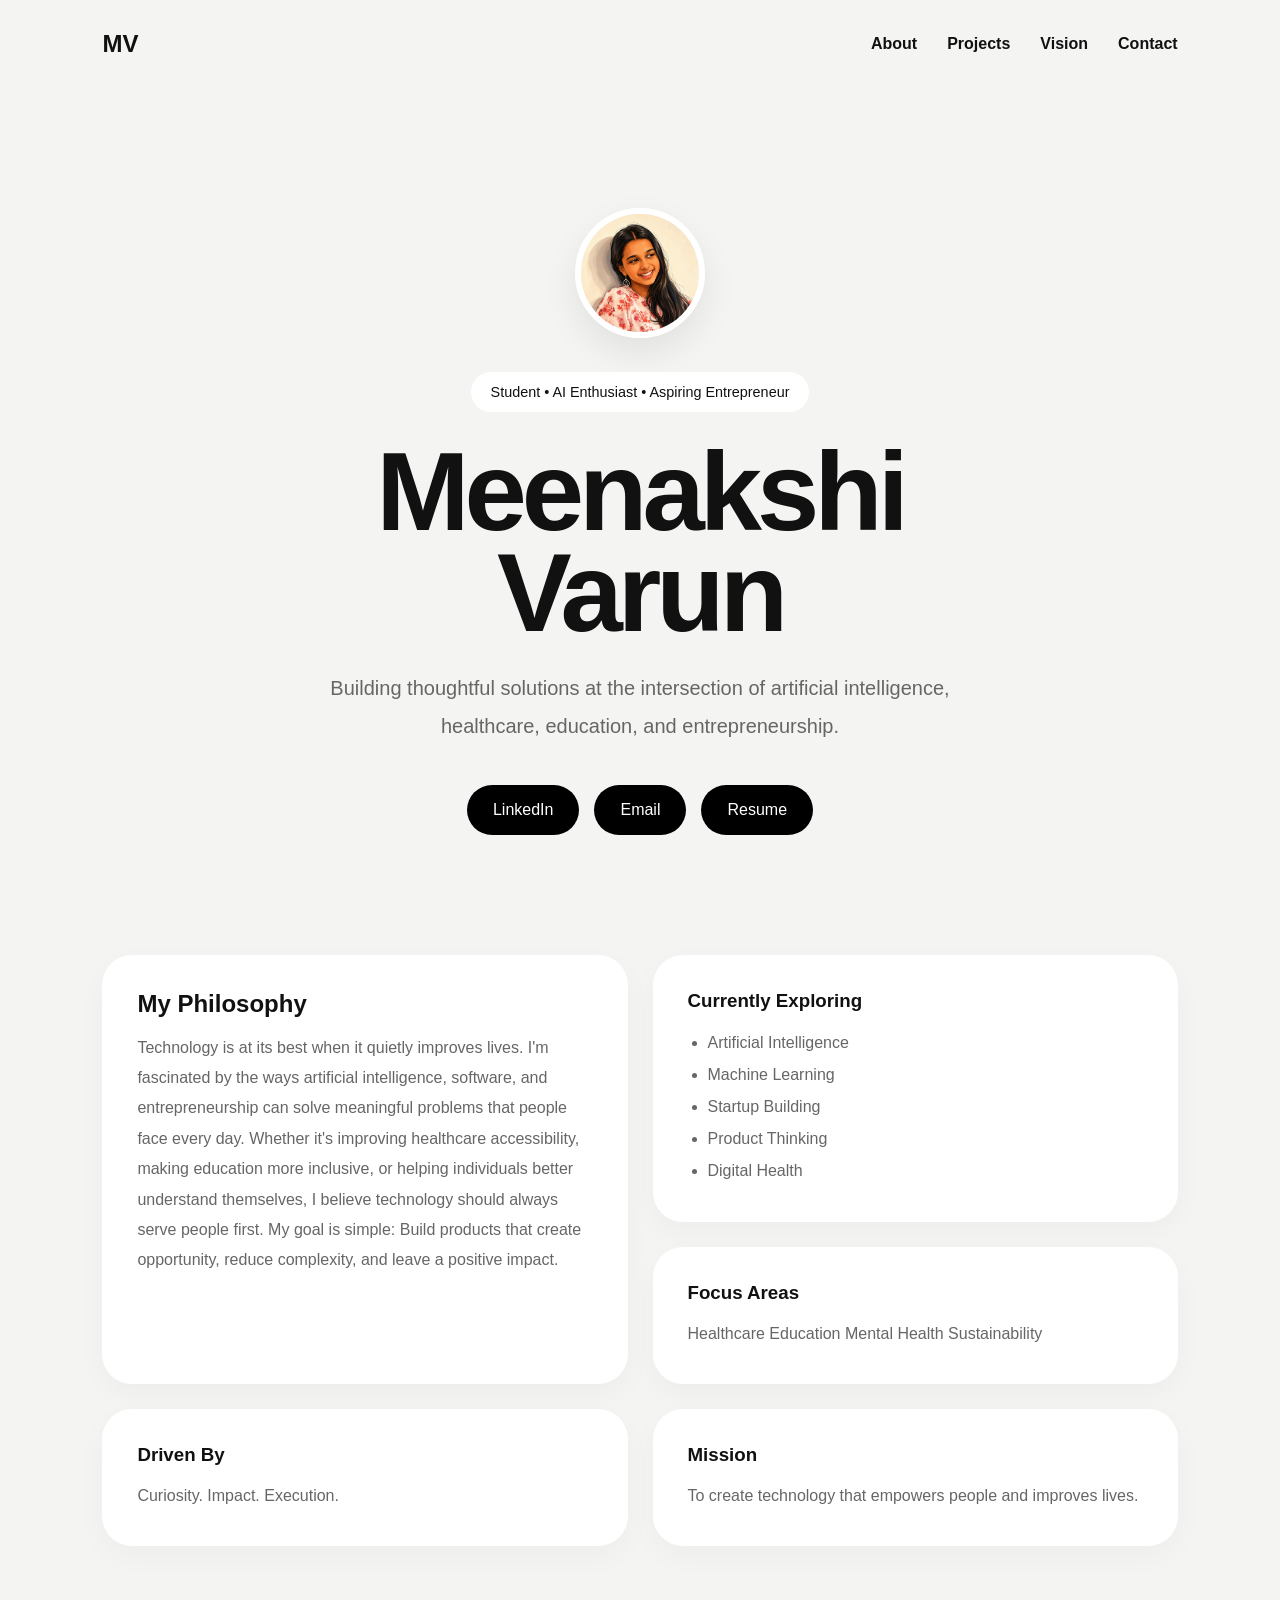
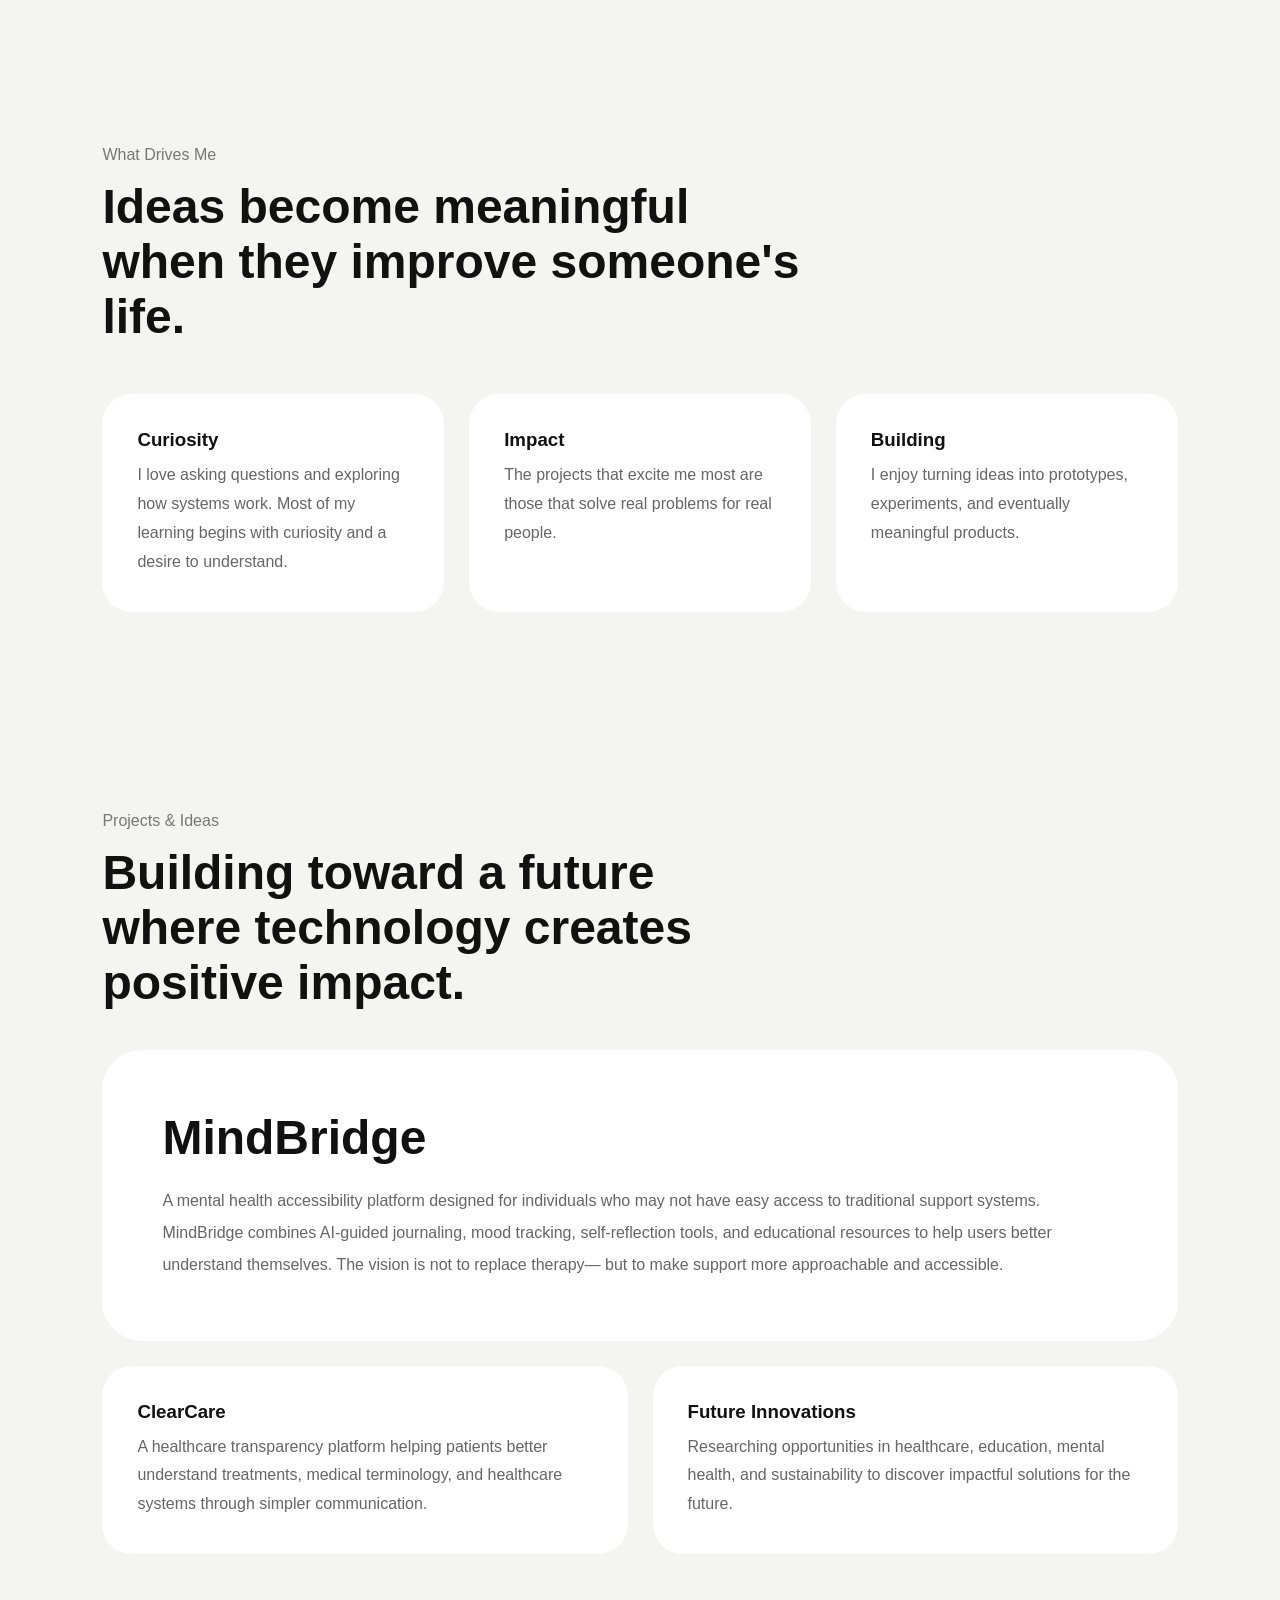
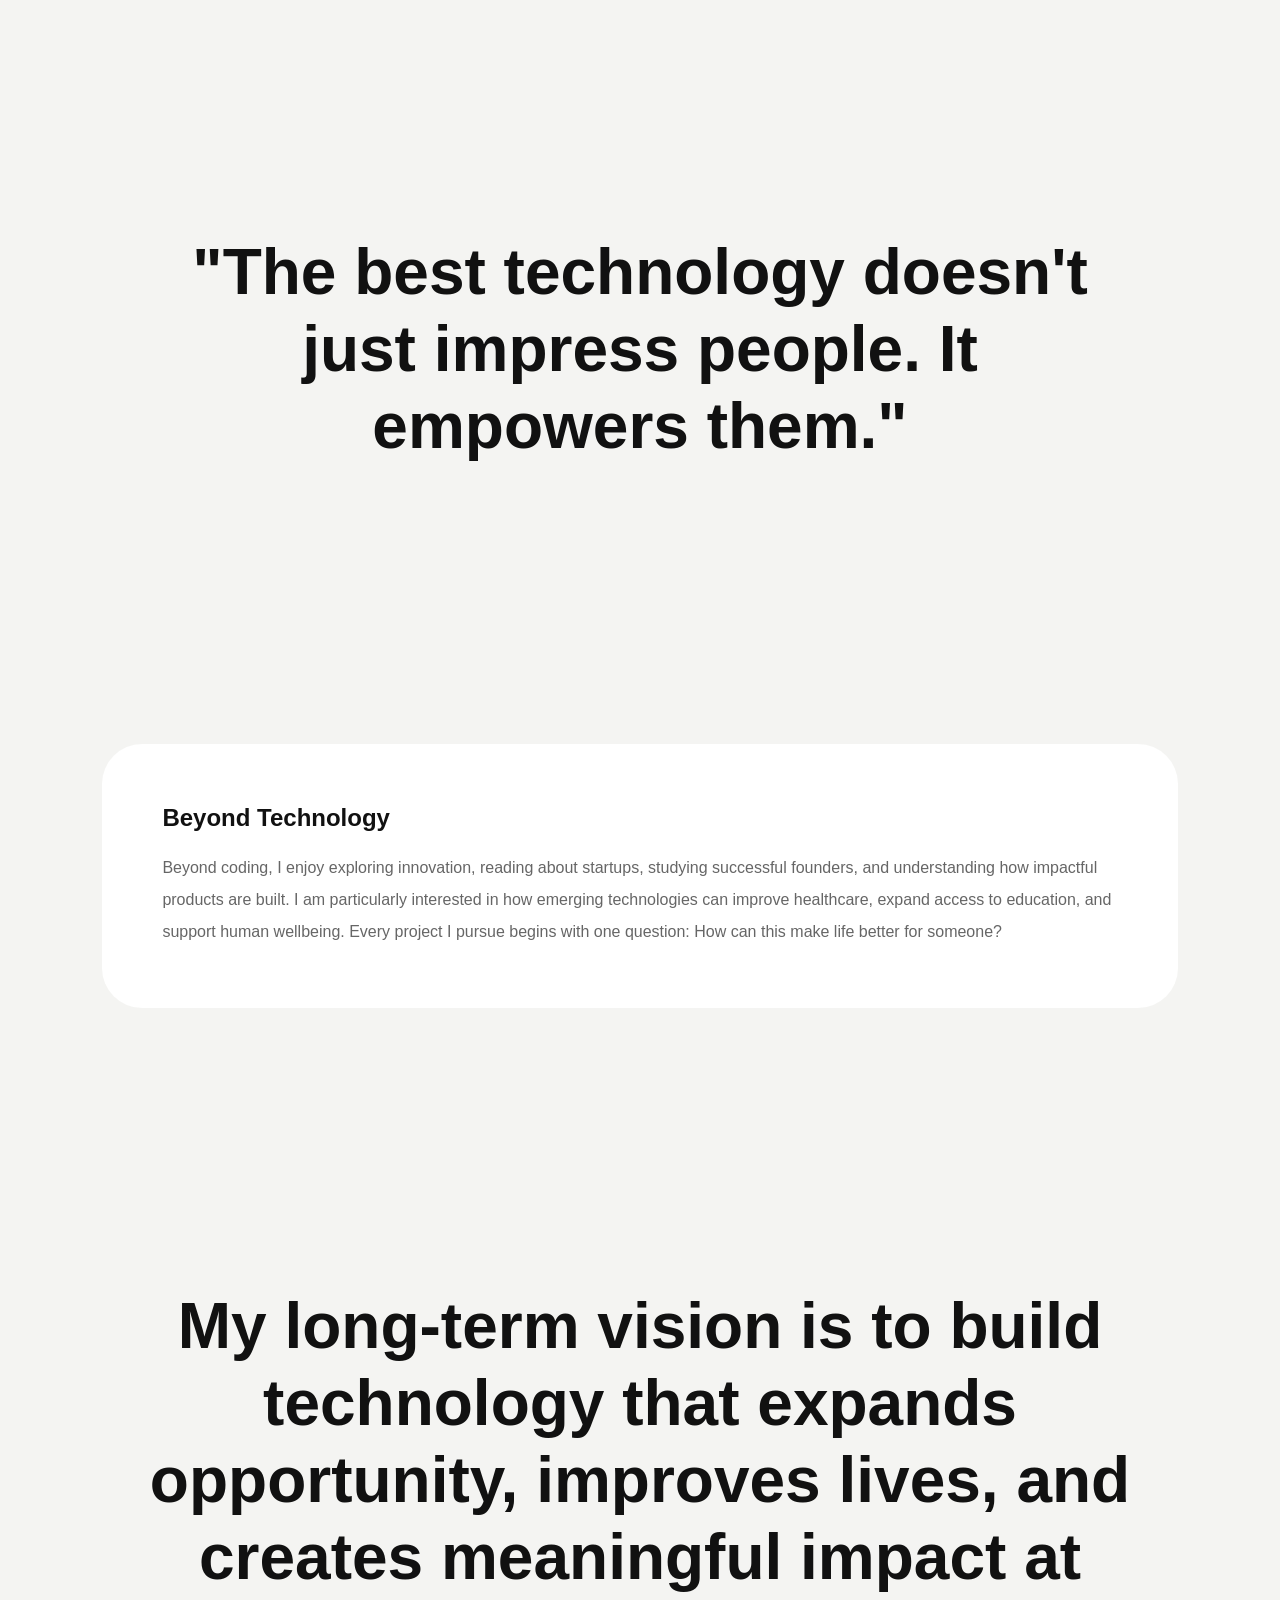
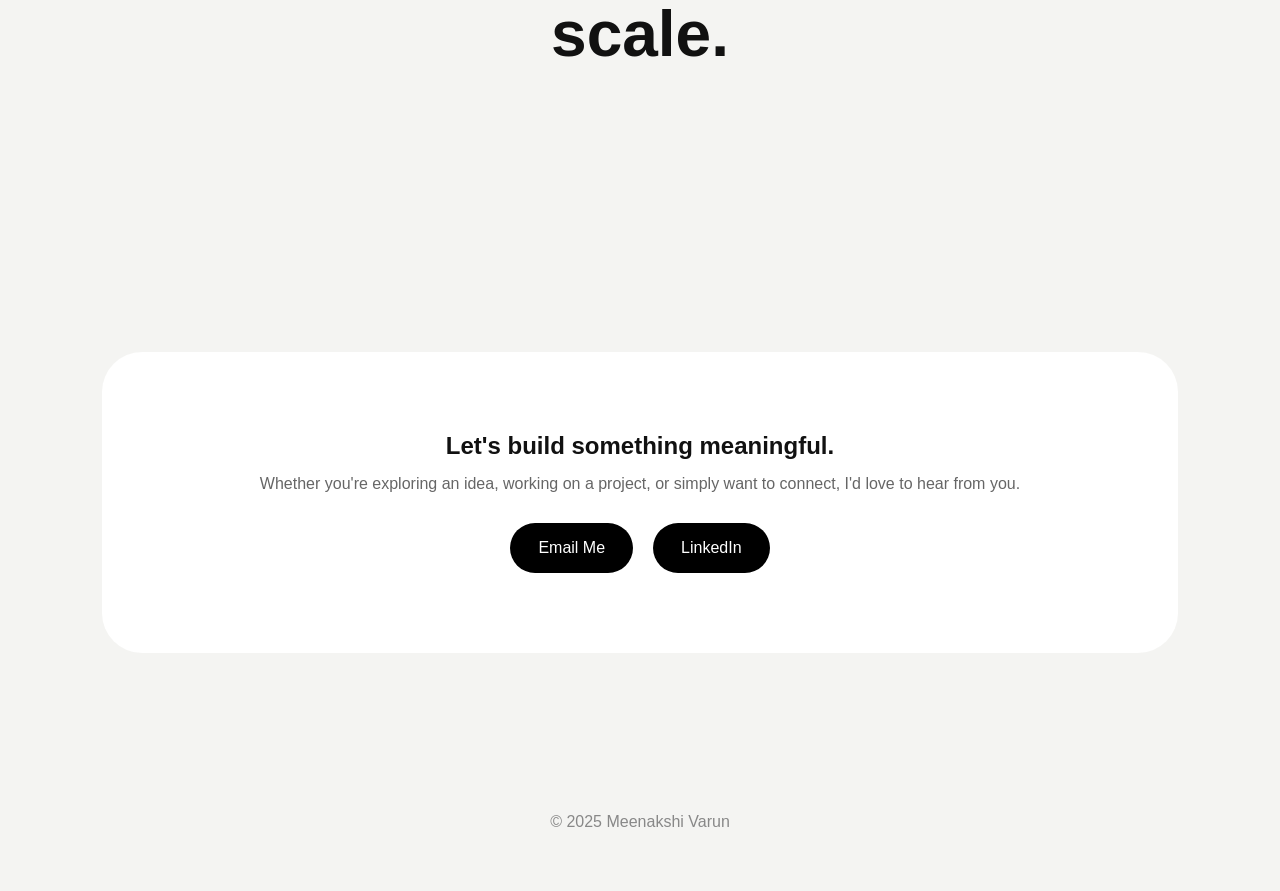
<file: index.html>
<!DOCTYPE html>
<html lang="en">
<head>
    <meta charset="UTF-8">
    <meta name="viewport" content="width=device-width, initial-scale=1.0">
    <title>Meenakshi Varun</title>
    <script>
        // Redirect to portfolio_mvarun.html
        window.location.href = 'portfolio_mvarun.html';
    </script>
</head>
<body>
    <p>Redirecting to portfolio...</p>
</body>
</html>
</file>
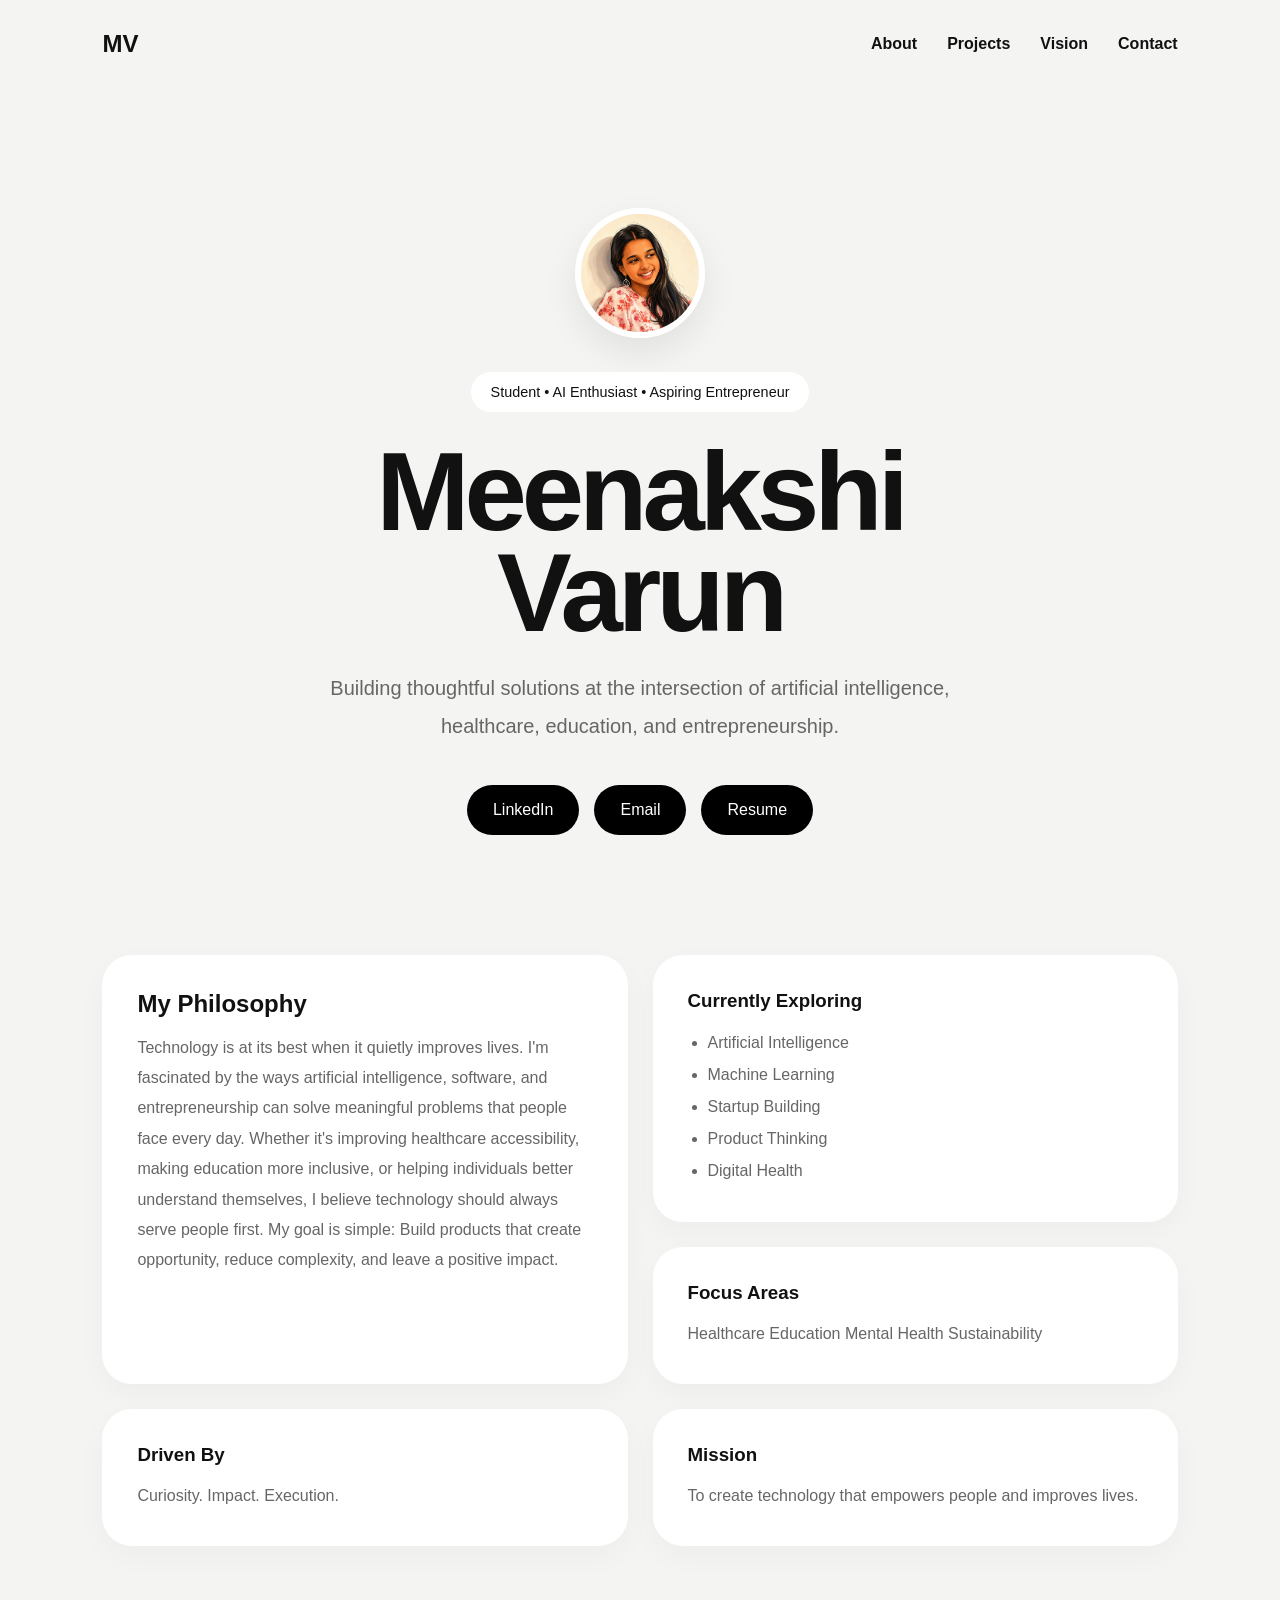
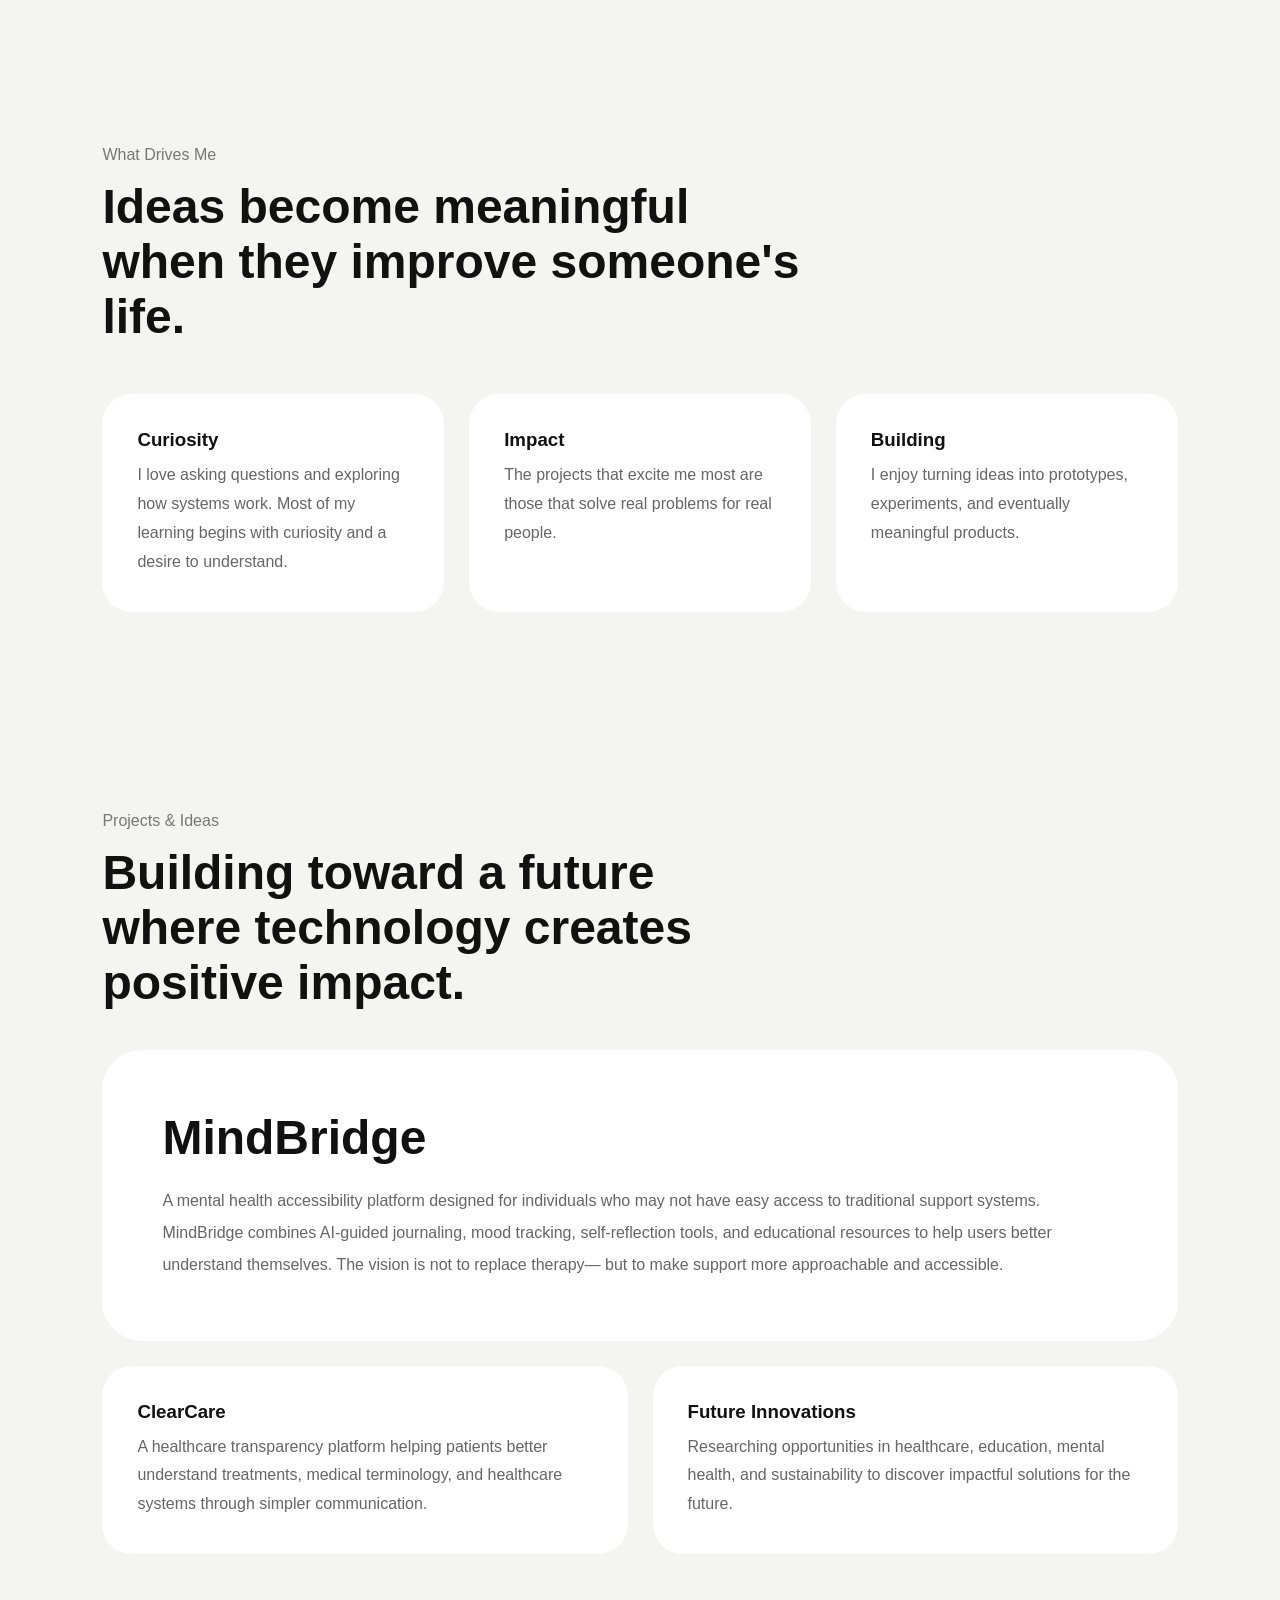
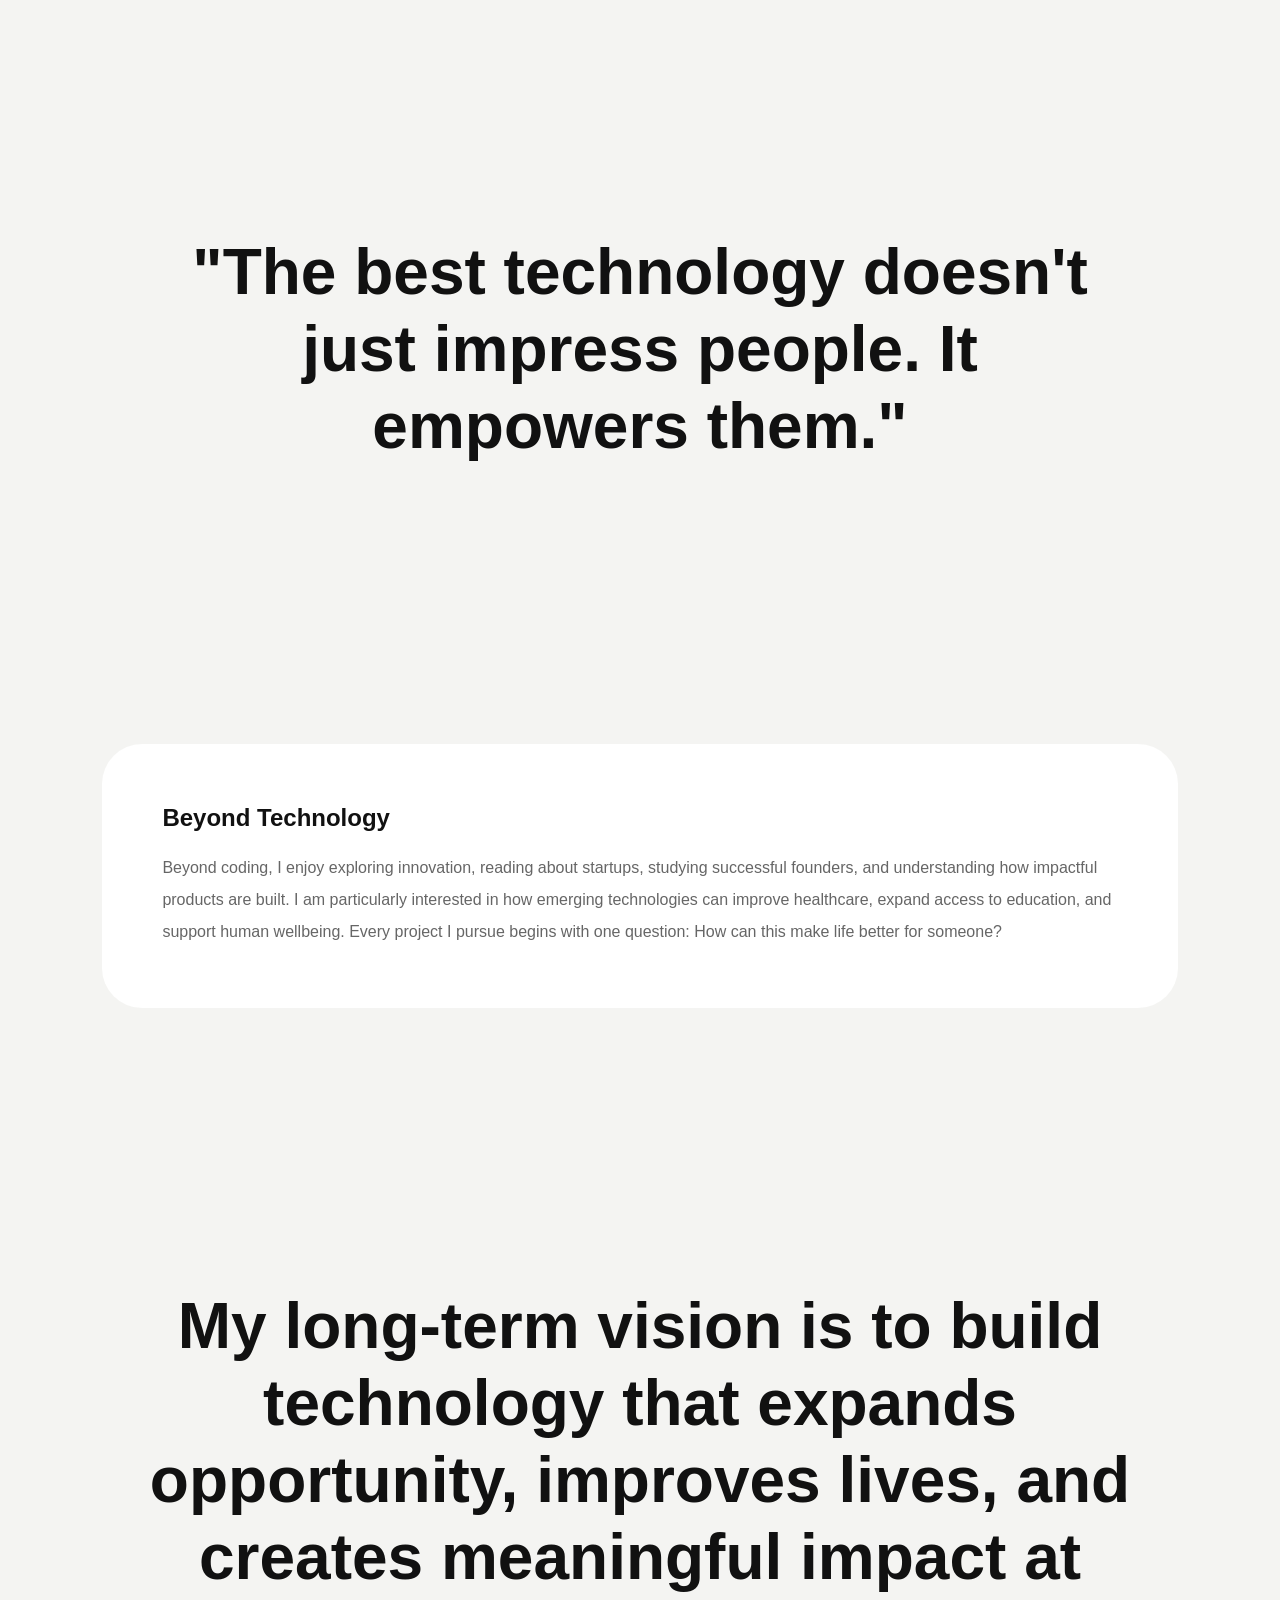
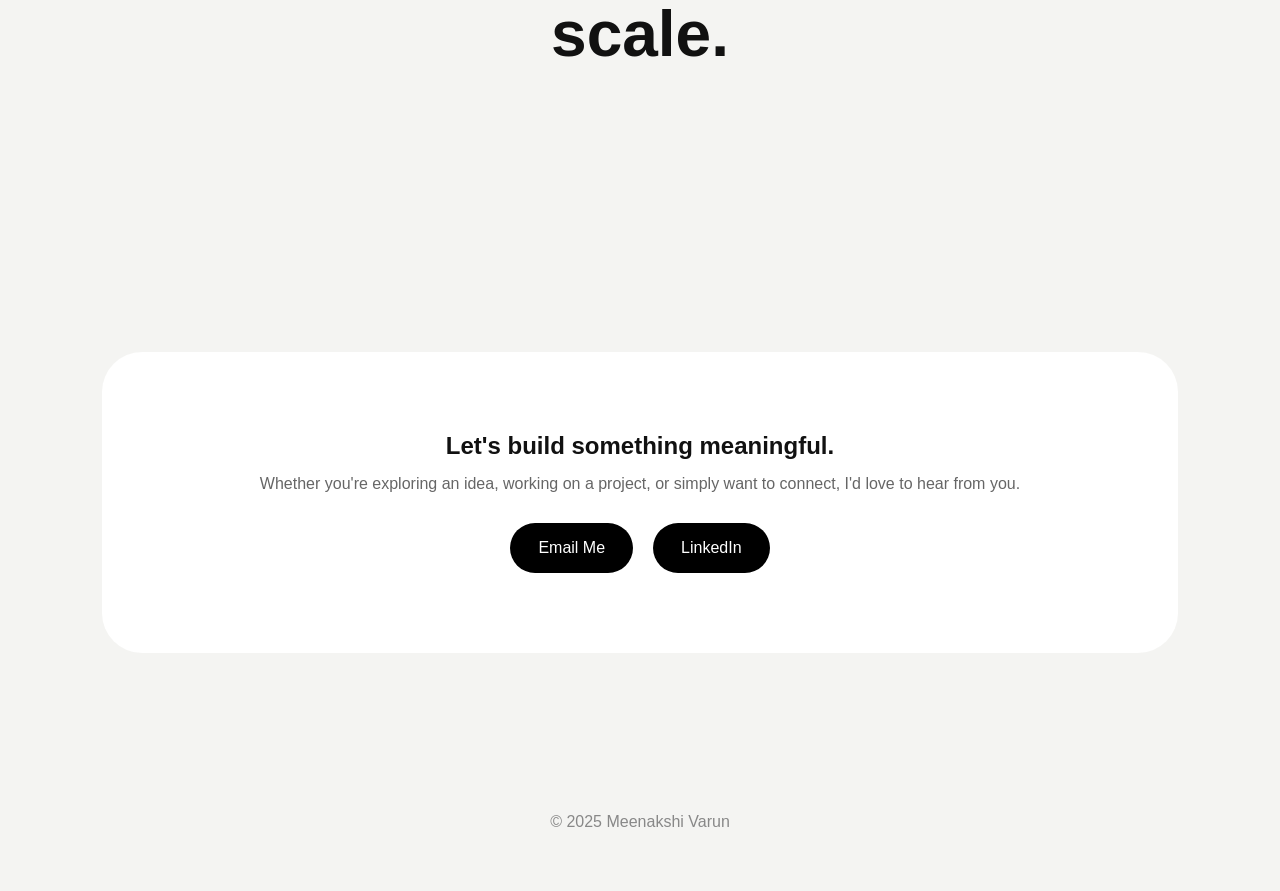
<file: portfolio_mvarun.html>
<!DOCTYPE html>
<html lang="en">
<head>
<meta charset="UTF-8">
<meta name="viewport" content="width=device-width, initial-scale=1.0">

<title>Meenakshi Varun</title>

<link rel="preconnect" href="https://fonts.googleapis.com">
<link rel="preconnect" href="https://fonts.gstatic.com" crossorigin>

<link href="https://fonts.googleapis.com/css2?family=Manrope:wght@300;400;500;600;700;800&display=swap" rel="stylesheet">

<link rel="stylesheet" href="style.css">
</head>

<body>

<nav>

<div class="logo">
MV
</div>

<div class="nav-links">
<a href="#about">About</a>
<a href="#projects">Projects</a>
<a href="#vision">Vision</a>
<a href="#contact">Contact</a>
</div>

</nav>

<section class="hero">

<div class="hero-photo">
<img src="meenakshi.jpg" alt="Meenakshi Varun">
</div>

<div class="hero-badge">
Student • AI Enthusiast • Aspiring Entrepreneur
</div>

<h1>
Meenakshi<br>Varun
</h1>

<p class="hero-description">
Building thoughtful solutions at the intersection of artificial intelligence,
healthcare, education, and entrepreneurship.
</p>

<div class="hero-buttons">

<a href="https://www.linkedin.com/in/meenakshi-varun/" target="_blank">
LinkedIn
</a>

<a href="mailto:meenakshivarun00@gmail.com">
Email
</a>

<a href="#">
Resume
</a>

</div>

</section>

<section id="about" class="bento">

<div class="card large">

<h2>My Philosophy</h2>

<p>
Technology is at its best when it quietly improves lives.

I'm fascinated by the ways artificial intelligence,
software, and entrepreneurship can solve meaningful
problems that people face every day.

Whether it's improving healthcare accessibility,
making education more inclusive,
or helping individuals better understand themselves,
I believe technology should always serve people first.

My goal is simple:

Build products that create opportunity,
reduce complexity,
and leave a positive impact.
</p>

</div>

<div class="card">

<h3>Currently Exploring</h3>

<ul>
<li>Artificial Intelligence</li>
<li>Machine Learning</li>
<li>Startup Building</li>
<li>Product Thinking</li>
<li>Digital Health</li>
</ul>

</div>

<div class="card">

<h3>Focus Areas</h3>

<p>
Healthcare

Education

Mental Health

Sustainability
</p>

</div>

<div class="card">

<h3>Driven By</h3>

<p>
Curiosity.

Impact.

Execution.
</p>

</div>

<div class="card">

<h3>Mission</h3>

<p>
To create technology that empowers people and improves lives.
</p>

</div>

</section>

<section class="section">

<div class="section-header">

<span>What Drives Me</span>

<h2>
Ideas become meaningful when they improve someone's life.
</h2>

</div>

<div class="three-grid">

<div class="info-card">

<h3>Curiosity</h3>

<p>
I love asking questions and exploring how systems work.
Most of my learning begins with curiosity and a desire to understand.
</p>

</div>

<div class="info-card">

<h3>Impact</h3>

<p>
The projects that excite me most are those that solve real problems
for real people.
</p>

</div>

<div class="info-card">

<h3>Building</h3>

<p>
I enjoy turning ideas into prototypes,
experiments,
and eventually meaningful products.
</p>

</div>

</div>

</section>

<section id="projects" class="projects">

<div class="section-header">

<span>Projects & Ideas</span>

<h2>
Building toward a future where technology creates positive impact.
</h2>

</div>

<div class="featured-project">

<h2>MindBridge</h2>

<p>

A mental health accessibility platform designed for individuals
who may not have easy access to traditional support systems.

MindBridge combines AI-guided journaling,
mood tracking,
self-reflection tools,
and educational resources to help users better understand themselves.

The vision is not to replace therapy—
but to make support more approachable and accessible.
</p>

</div>

<div class="project-grid">

<div class="project-card">

<h3>ClearCare</h3>

<p>
A healthcare transparency platform helping patients better understand treatments,
medical terminology,
and healthcare systems through simpler communication.
</p>

</div>

<div class="project-card">

<h3>Future Innovations</h3>

<p>
Researching opportunities in healthcare,
education,
mental health,
and sustainability to discover impactful solutions for the future.
</p>

</div>

</div>

</section>

<section class="quote">

<h2>
"The best technology doesn't just impress people.
It empowers them."
</h2>

</section>

<section class="section">

<div class="about-founder">

<h2>Beyond Technology</h2>

<p>

Beyond coding,
I enjoy exploring innovation,
reading about startups,
studying successful founders,
and understanding how impactful products are built.

I am particularly interested in how emerging technologies
can improve healthcare,
expand access to education,
and support human wellbeing.

Every project I pursue begins with one question:

How can this make life better for someone?
</p>

</div>

</section>

<section id="vision" class="vision">

<h2>
My long-term vision is to build technology
that expands opportunity,
improves lives,
and creates meaningful impact at scale.
</h2>

</section>

<section id="contact" class="contact">

<div class="contact-card">

<h2>
Let's build something meaningful.
</h2>

<p>
Whether you're exploring an idea,
working on a project,
or simply want to connect,
I'd love to hear from you.
</p>

<div class="contact-buttons">

<a href="mailto:YOURMAIL@gmail.com">
Email Me
</a>

<a href="https://linkedin.com/in/YOUR-LINKEDIN">
LinkedIn
</a>

</div>

</div>

</section>

<footer>

© 2025 Meenakshi Varun

</footer>

<script src="script.js"></script>

</body>
</html>
</file>
<file: style.css>
*{
margin:0;
padding:0;
box-sizing:border-box;
font-family: sans-serif;
}

html{
scroll-behavior:smooth;
}

body{
background:#f4f4f2;
color:#111;
}

nav{
display:flex;
justify-content:space-between;
align-items:center;

padding:30px 8%;

position:sticky;
top:0;

background:rgba(244,244,242,.85);
backdrop-filter:blur(15px);

z-index:1000;
}

.logo{
font-size:1.5rem;
font-weight:800;
}

.nav-links{
display:flex;
gap:30px;
}

.nav-links a{
text-decoration:none;
color:#111;
font-weight:600;
}

.hero{
max-width:1100px;
margin:auto;

padding:120px 30px;

text-align:center;
}

.hero-photo img{

width:130px;
height:130px;

border-radius:50%;
object-fit:cover;

margin-bottom:30px;

border:6px solid white;
box-shadow:0 15px 35px rgba(0,0,0,.08);
}

.hero-badge{

display:inline-block;

padding:12px 20px;

background:white;

border-radius:999px;

font-size:.9rem;

margin-bottom:30px;
}

.hero h1{

font-size:7rem;

line-height:.9;

letter-spacing:-5px;

margin-bottom:25px;
}

.hero-description{

max-width:700px;

margin:auto;

font-size:1.25rem;

line-height:1.9;

color:#666;
}

.hero-buttons{

display:flex;
justify-content:center;
gap:15px;

margin-top:40px;
}

.hero-buttons a{

padding:16px 26px;

background:black;
color:white;

border-radius:999px;

text-decoration:none;

transition:.3s;
}

.hero-buttons a:hover{
transform:translateY(-3px);
}

.bento{

display:grid;

grid-template-columns:
repeat(2,1fr);

gap:25px;

padding:0 8% 100px;
}

.card{

background:white;

padding:35px;

border-radius:30px;

box-shadow:
0 10px 30px rgba(0,0,0,.03);
}

.large{
grid-row:span 2;
}

.card h2,
.card h3{
margin-bottom:15px;
}

.card p{
line-height:1.9;
color:#666;
}

.card ul{
padding-left:20px;
line-height:2;
color:#666;
}

.section{
padding:100px 8%;
}

.section-header span{
color:#777;
}

.section-header h2{
font-size:3rem;
max-width:700px;
margin-top:15px;
}

.three-grid{
display:grid;
grid-template-columns:repeat(3,1fr);
gap:25px;
margin-top:50px;
}

.info-card{

background:white;

padding:35px;

border-radius:30px;
}

.info-card p{
margin-top:10px;
line-height:1.8;
color:#666;
}

.projects{
padding:100px 8%;
}

.featured-project{

background:white;

padding:60px;

border-radius:40px;

margin-top:40px;
margin-bottom:25px;
}

.featured-project h2{
font-size:3rem;
margin-bottom:20px;
}

.featured-project p{
line-height:2;
color:#666;
}

.project-grid{
display:grid;
grid-template-columns:1fr 1fr;
gap:25px;
}

.project-card{

background:white;

padding:35px;

border-radius:30px;
}

.project-card p{
margin-top:10px;
line-height:1.8;
color:#666;
}

.quote{

padding:180px 10%;

text-align:center;
}

.quote h2{

font-size:4rem;

max-width:900px;

margin:auto;

line-height:1.2;
}

.about-founder{

background:white;

padding:60px;

border-radius:40px;
}

.about-founder p{
margin-top:20px;
line-height:2;
color:#666;
}

.vision{

padding:180px 10%;

text-align:center;
}

.vision h2{

font-size:4rem;

max-width:1000px;

margin:auto;

line-height:1.2;
}

.contact{
padding:100px 8%;
}

.contact-card{

background:white;

padding:80px;

border-radius:40px;

text-align:center;
}

.contact-card p{

margin-top:15px;

color:#666;
}

.contact-buttons{

display:flex;
justify-content:center;

gap:20px;

margin-top:30px;
}

.contact-buttons a{

text-decoration:none;

padding:16px 28px;

background:black;
color:white;

border-radius:999px;
}

footer{

padding:60px;

text-align:center;

color:#888;
}

@media(max-width:900px){

.hero h1{
font-size:4rem;
}

.bento,
.project-grid,
.three-grid{
grid-template-columns:1fr;
}

.section-header h2{
font-size:2rem;
}

.quote h2,
.vision h2{
font-size:2.5rem;
}

.nav-links{
display:none;
}
}
</file>
